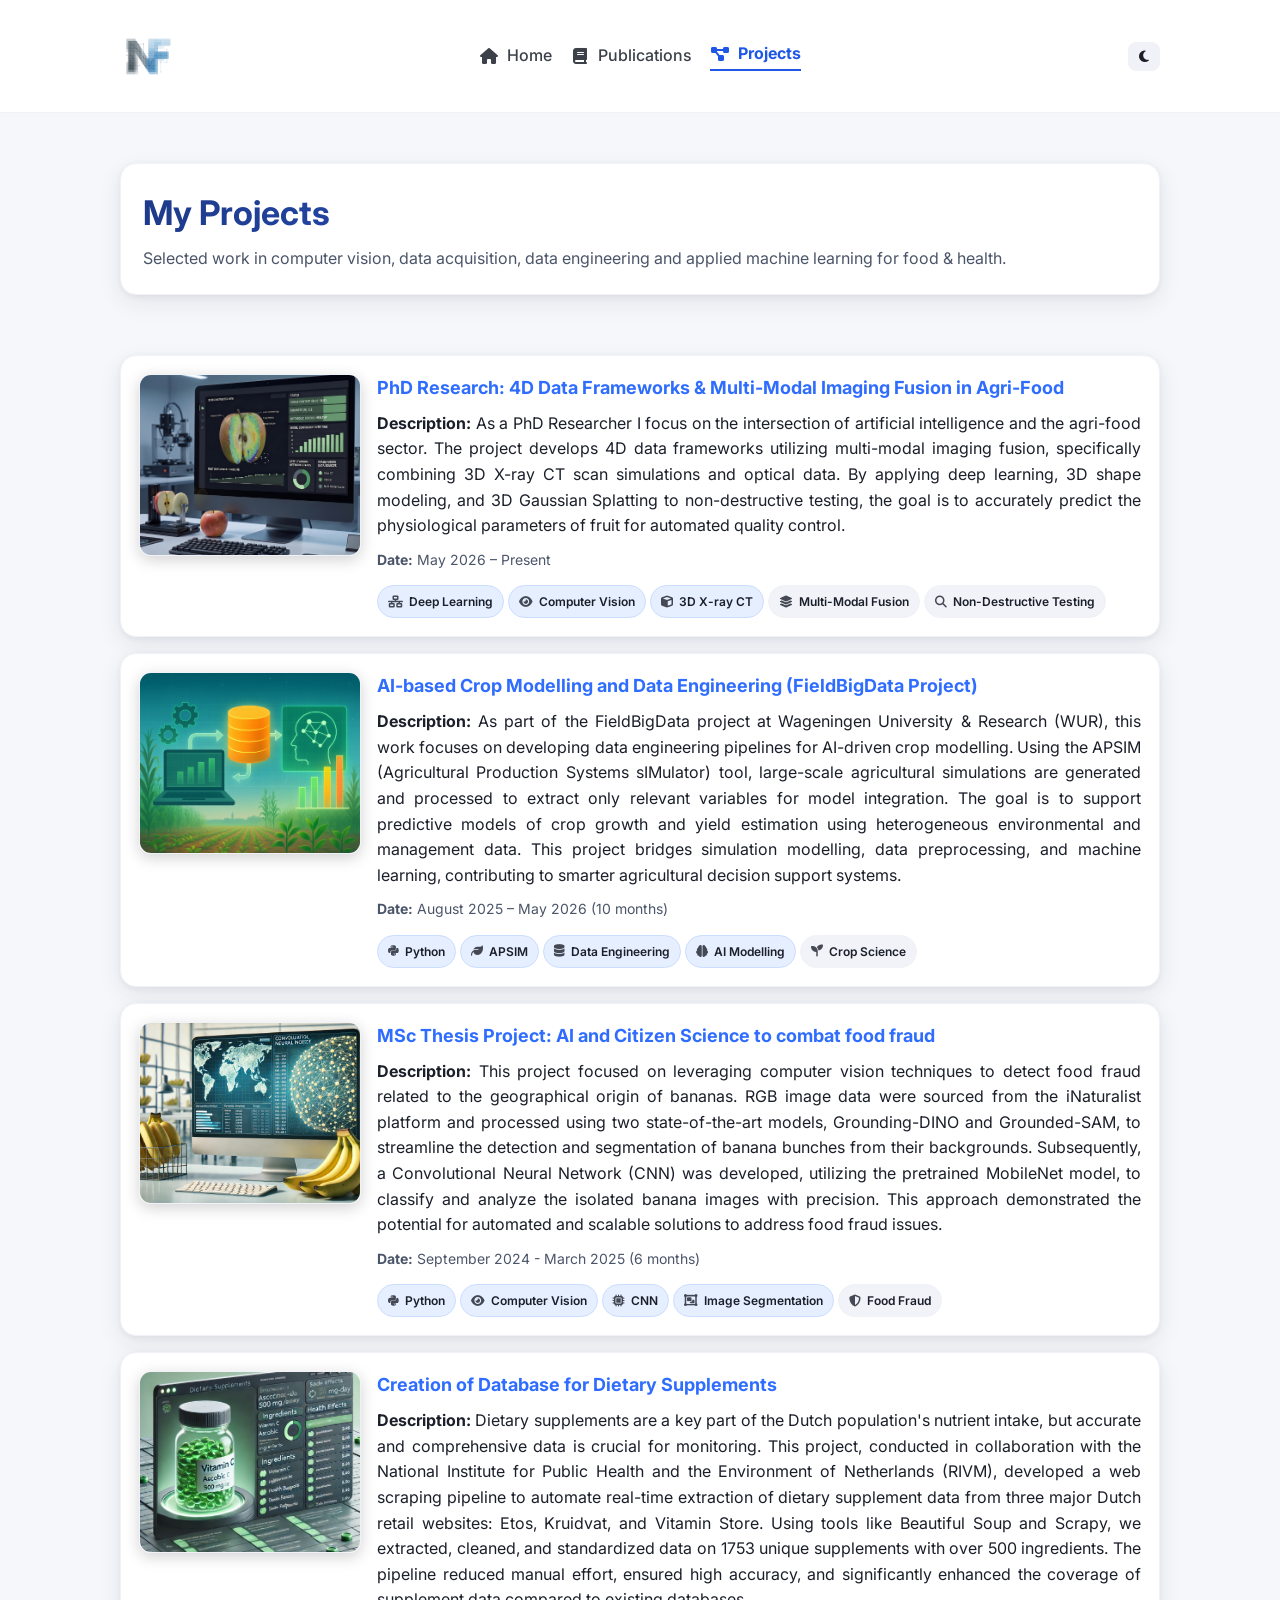
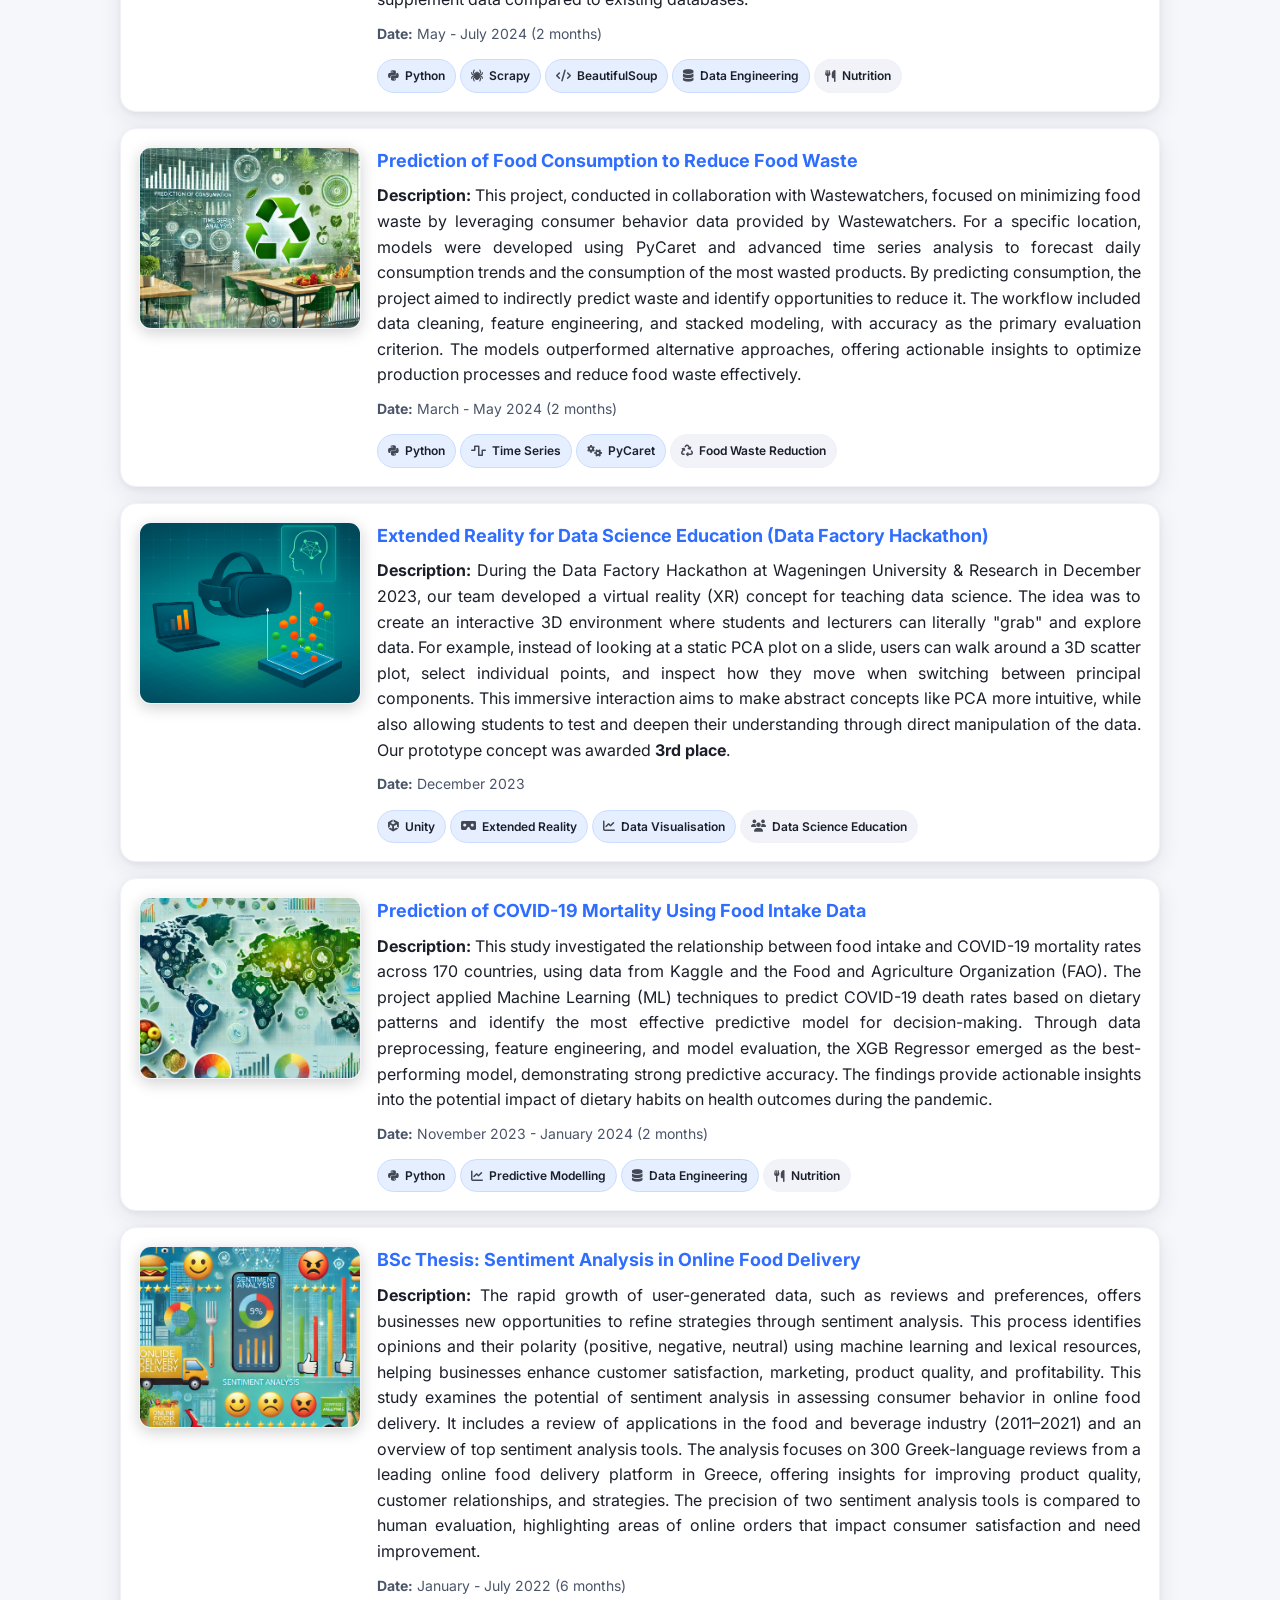
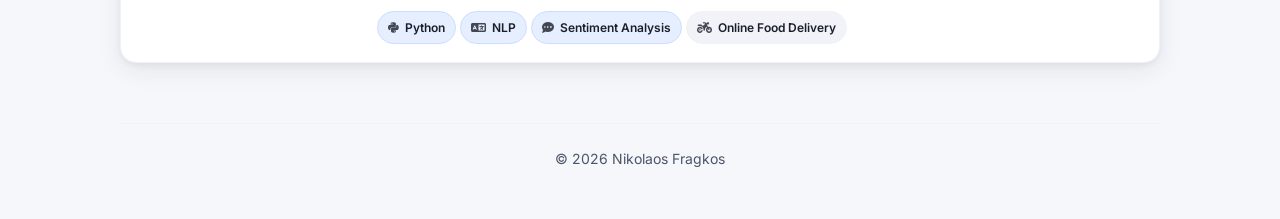
<file: projects.html>
<!DOCTYPE html>
<html lang="en">
<head>
  <meta charset="UTF-8" />
  <meta name="viewport" content="width=device-width, initial-scale=1" />
  <title>Projects — Nikolaos Fragkos</title>
  <link href="https://fonts.googleapis.com/css2?family=Inter:wght@400;500;600;700&display=swap" rel="stylesheet" />
  
  <script>
    (function () {
      if (localStorage.getItem('theme') === 'dark') {
        document.documentElement.classList.add('dark-init');
      }
    })();
  </script>
  <link rel="stylesheet" href="https://cdnjs.cloudflare.com/ajax/libs/font-awesome/6.5.2/css/all.min.css" crossorigin="anonymous" />
  <link rel="stylesheet" href="assets/css/common.css" />
  <link rel="stylesheet" href="assets/css/projects.css" />

  <style>
        @media (max-width: 800px) {
      .nav-center a.active {
        border-bottom: none;
        padding-bottom: 0;
      }
    }
    /* Page title gradient */
    .page-title {
      background: linear-gradient(90deg, #1e3a8a 0%, #2f6dff 100%);
      -webkit-background-clip: text;
      -webkit-text-fill-color: transparent;
      background-clip: text;
    }

    /* Active nav */
    .nav-center a.active {
      color: var(--brand-strong);
      opacity: 1;
      font-weight: 700;
      border-bottom: 2px solid var(--brand-strong);
      padding-bottom: 2px;
    }
  </style>
</head>
<body>
  <header class="site-header">
    <div class="container nav">
      <div class="nav-logo">
        <img src="assets/logos/Logo_2_trans.png" alt="Logo" class="nav-logo-img" loading="eager" decoding="async" fetchpriority="high">
      </div>
      <div class="nav-center">
        <a href="index.html"><i class="fa-solid fa-house"></i> Home</a>
        <a href="publications.html"><i class="fa-solid fa-book"></i> Publications</a>
        <a href="projects.html" class="active"><i class="fa-solid fa-diagram-project"></i> Projects</a>
      </div>
      <button class="btn-toggle" id="toggleTheme"><i class="fa-solid fa-moon"></i></button>
    </div>
  </header>

  <main class="container">
    <section class="page-head">
      <div class="title-card">
        <h1 class="page-title">My Projects</h1>
        <p class="page-sub">Selected work in computer vision, data acquisition, data engineering and applied machine learning for food & health.</p>
      </div>
    </section>

    <div id="active-chips" class="active-chips"></div>

    <section class="projects">

    <article class="project-card" data-tags="deep-learning cv 3d-xray multi-modal non-destructive">
        <img alt="PhD Project: 4D data frameworks and multi-modal imaging fusion" src="assets/images/phd_project_img.jpg">
        <div>
          <h3 class="project-title">PhD Research: 4D Data Frameworks & Multi-Modal Imaging Fusion in Agri-Food</h3>
          <p class="project-desc"><strong>Description:</strong> As a PhD Researcher I focus on the intersection of artificial intelligence and the agri-food sector. The project develops 4D data frameworks utilizing multi-modal imaging fusion, specifically combining 3D X-ray CT scan simulations and optical data. By applying deep learning, 3D shape modeling, and 3D Gaussian Splatting to non-destructive testing, the goal is to accurately predict the physiological parameters of fruit for automated quality control.</p>
          <p class="project-date"><strong>Date:</strong> May 2026 – Present</p>
          <div class="chips">
            <span class="chip chip-tech" data-filter="deep-learning"><i class="fa-solid fa-network-wired"></i>Deep Learning</span>
            <span class="chip chip-tech" data-filter="cv"><i class="fa-solid fa-eye"></i>Computer Vision</span>
            <span class="chip chip-tech" data-filter="3d-xray"><i class="fa-solid fa-cube"></i>3D X-ray CT</span>
            <span class="chip chip-domain" data-filter="multi-modal"><i class="fa-solid fa-layer-group"></i>Multi-Modal Fusion</span>
            <span class="chip chip-domain" data-filter="non-destructive"><i class="fa-solid fa-magnifying-glass"></i>Non-Destructive Testing</span>
          </div>
        </div>
      </article>
      
      <article class="project-card" data-tags="python apsim data-eng ai crop">
        <img src="assets/images/data_eng_img.png" alt="AI-based crop modelling project image" />
        <div>
          <h3 class="project-title">AI-based Crop Modelling and Data Engineering (FieldBigData Project)</h3>
          <p class="project-desc"><strong>Description:</strong> As part of the FieldBigData project at Wageningen University & Research (WUR), this work focuses on developing data engineering pipelines for AI-driven crop modelling. Using the APSIM (Agricultural Production Systems sIMulator) tool, large-scale agricultural simulations are generated and processed to extract only relevant variables for model integration. The goal is to support predictive models of crop growth and yield estimation using heterogeneous environmental and management data. This project bridges simulation modelling, data preprocessing, and machine learning, contributing to smarter agricultural decision support systems.</p>
          <p class="project-date"><strong>Date:</strong> August 2025 – May 2026 (10 months)</p>
          <div class="chips">
            <span class="chip chip-tech" data-filter="python"><i class="fa-brands fa-python"></i>Python</span>
            <span class="chip chip-tech" data-filter="apsim"><i class="fa-solid fa-leaf"></i>APSIM</span>
            <span class="chip chip-tech" data-filter="data-eng"><i class="fa-solid fa-database"></i>Data Engineering</span>
            <span class="chip chip-tech" data-filter="ai"><i class="fa-solid fa-brain"></i>AI Modelling</span>
            <span class="chip chip-domain" data-filter="crop"><i class="fa-solid fa-seedling"></i>Crop Science</span>
          </div>
        </div>
      </article>

      <article class="project-card" data-tags="python cnn img-segm fraud">
        <img src="assets/images/thesis_img.jpg" alt="MSc Thesis Project image" />
        <div>
          <h3 class="project-title">MSc Thesis Project: AI and Citizen Science to combat food fraud</h3>
          <p class="project-desc"><strong>Description:</strong> This project focused on leveraging computer vision techniques to detect food fraud related to the geographical origin of bananas. RGB image data were sourced from the iNaturalist platform and processed using two state-of-the-art models, Grounding-DINO and Grounded-SAM, to streamline the detection and segmentation of banana bunches from their backgrounds. Subsequently, a Convolutional Neural Network (CNN) was developed, utilizing the pretrained MobileNet model, to classify and analyze the isolated banana images with precision. This approach demonstrated the potential for automated and scalable solutions to address food fraud issues.</p>
          <p class="project-date"><strong>Date:</strong> September 2024 - March 2025 (6 months)</p>
          <div class="chips">
            <span class="chip chip-tech" data-filter="python"><i class="fa-brands fa-python"></i>Python</span>
            <span class="chip chip-tech" data-filter="cv"><i class="fa-solid fa-eye"></i>Computer Vision</span>
            <span class="chip chip-tech" data-filter="cnn"><i class="fa-solid fa-microchip"></i>CNN</span>
            <span class="chip chip-tech" data-filter="img-segm"><i class="fa-solid fa-object-group"></i>Image Segmentation</span>
            <span class="chip chip-domain" data-filter="fraud"><i class="fa-solid fa-shield-halved"></i>Food Fraud</span>
          </div>
        </div>
      </article>

      <article class="project-card" data-tags="python scraping scrapy beautifulsoup data-eng nutrition">
        <img src="assets/images/supl_db_img.jpg" alt="Dietary supplements database project image" />
        <div>
          <h3 class="project-title">Creation of Database for Dietary Supplements</h3>
          <p class="project-desc"><strong>Description:</strong> Dietary supplements are a key part of the Dutch population's nutrient intake, but accurate and comprehensive data is crucial for monitoring. This project, conducted in collaboration with the National Institute for Public Health and the Environment of Netherlands (RIVM), developed a web scraping pipeline to automate real-time extraction of dietary supplement data from three major Dutch retail websites: Etos, Kruidvat, and Vitamin Store. Using tools like Beautiful Soup and Scrapy, we extracted, cleaned, and standardized data on 1753 unique supplements with over 500 ingredients. The pipeline reduced manual effort, ensured high accuracy, and significantly enhanced the coverage of supplement data compared to existing databases.</p>
          <p class="project-date"><strong>Date:</strong> May - July 2024 (2 months)</p>
          <div class="chips">
            <span class="chip chip-tech" data-filter="python"><i class="fa-brands fa-python"></i>Python</span>
            <span class="chip chip-tech" data-filter="scrapy"><i class="fa-solid fa-spider"></i>Scrapy</span>
            <span class="chip chip-tech" data-filter="beautifulsoup"><i class="fa-solid fa-code"></i>BeautifulSoup</span>
            <span class="chip chip-tech" data-filter="data-eng"><i class="fa-solid fa-database"></i>Data Engineering</span>
            <span class="chip chip-domain" data-filter="nutrition"><i class="fa-solid fa-utensils"></i>Nutrition</span>
          </div>
        </div>
      </article>

      <article class="project-card" data-tags="python timeseries pycaret waste food">
        <img src="assets/images/waste_img.jpg" alt="Food consumption prediction project image" />
        <div>
          <h3 class="project-title">Prediction of Food Consumption to Reduce Food Waste</h3>
          <p class="project-desc"><strong>Description:</strong> This project, conducted in collaboration with Wastewatchers, focused on minimizing food waste by leveraging consumer behavior data provided by Wastewatchers. For a specific location, models were developed using PyCaret and advanced time series analysis to forecast daily consumption trends and the consumption of the most wasted products. By predicting consumption, the project aimed to indirectly predict waste and identify opportunities to reduce it. The workflow included data cleaning, feature engineering, and stacked modeling, with accuracy as the primary evaluation criterion. The models outperformed alternative approaches, offering actionable insights to optimize production processes and reduce food waste effectively.</p>
          <p class="project-date"><strong>Date:</strong> March - May 2024 (2 months)</p>
          <div class="chips">
            <span class="chip chip-tech" data-filter="python"><i class="fa-brands fa-python"></i>Python</span>
            <span class="chip chip-tech" data-filter="timeseries"><i class="fa-solid fa-wave-square"></i>Time Series</span>
            <span class="chip chip-tech" data-filter="pycaret"><i class="fa-solid fa-gears"></i>PyCaret</span>
            <span class="chip chip-domain" data-filter="waste"><i class="fa-solid fa-recycle"></i>Food Waste Reduction</span>
          </div>
        </div>
      </article>

      <article class="project-card" data-tags="xr unity data-viz education">
        <img src="assets/images/xr_ds_hackathon.png" alt="Extended reality and data science in education project image" />
        <div>
          <h3 class="project-title">Extended Reality for Data Science Education (Data Factory Hackathon)</h3>
          <p class="project-desc"><strong>Description:</strong> During the Data Factory Hackathon at Wageningen University &amp; Research in December 2023, our team developed a virtual reality (XR) concept for teaching data science. The idea was to create an interactive 3D environment where students and lecturers can literally "grab" and explore data. For example, instead of looking at a static PCA plot on a slide, users can walk around a 3D scatter plot, select individual points, and inspect how they move when switching between principal components. This immersive interaction aims to make abstract concepts like PCA more intuitive, while also allowing students to test and deepen their understanding through direct manipulation of the data. Our prototype concept was awarded <strong>3rd place</strong>.</p>
          <p class="project-date"><strong>Date:</strong> December 2023</p>
          <div class="chips">
            <span class="chip chip-tech" data-filter="unity"><i class="fa-brands fa-unity"></i>Unity</span>
            <span class="chip chip-tech" data-filter="xr"><i class="fa-solid fa-vr-cardboard"></i>Extended Reality</span>
            <span class="chip chip-tech" data-filter="data-viz"><i class="fa-solid fa-chart-line"></i>Data Visualisation</span>
            <span class="chip chip-domain" data-filter="education"><i class="fa-solid fa-users"></i>Data Science Education</span>
          </div>
        </div>
      </article>

      <article class="project-card" data-tags="python dashboard covid viz time-series">
        <img src="assets/images/covid_img.jpg" alt="COVID-19 mortality prediction project image" />
        <div>
          <h3 class="project-title">Prediction of COVID-19 Mortality Using Food Intake Data</h3>
          <p class="project-desc"><strong>Description:</strong> This study investigated the relationship between food intake and COVID-19 mortality rates across 170 countries, using data from Kaggle and the Food and Agriculture Organization (FAO). The project applied Machine Learning (ML) techniques to predict COVID-19 death rates based on dietary patterns and identify the most effective predictive model for decision-making. Through data preprocessing, feature engineering, and model evaluation, the XGB Regressor emerged as the best-performing model, demonstrating strong predictive accuracy. The findings provide actionable insights into the potential impact of dietary habits on health outcomes during the pandemic.</p>
          <p class="project-date"><strong>Date:</strong> November 2023 - January 2024 (2 months)</p>
          <div class="chips">
            <span class="chip chip-tech" data-filter="python"><i class="fa-brands fa-python"></i>Python</span>
            <span class="chip chip-tech" data-filter="modelling"><i class="fa-solid fa-chart-line"></i>Predictive Modelling</span>
            <span class="chip chip-tech" data-filter="data-eng"><i class="fa-solid fa-database"></i>Data Engineering</span>
            <span class="chip chip-domain" data-filter="nutrition"><i class="fa-solid fa-utensils"></i>Nutrition</span>
          </div>
        </div>
      </article>

      <article class="project-card" data-tags="python nlp sentiment food-delivery">
        <img src="assets/images/bsc_thesis_img.jpg" alt="BSc Thesis project image" />
        <div>
          <h3 class="project-title">BSc Thesis: Sentiment Analysis in Online Food Delivery</h3>
          <p class="project-desc"><strong>Description:</strong> The rapid growth of user-generated data, such as reviews and preferences, offers businesses new opportunities to refine strategies through sentiment analysis. This process identifies opinions and their polarity (positive, negative, neutral) using machine learning and lexical resources, helping businesses enhance customer satisfaction, marketing, product quality, and profitability. This study examines the potential of sentiment analysis in assessing consumer behavior in online food delivery. It includes a review of applications in the food and beverage industry (2011–2021) and an overview of top sentiment analysis tools. The analysis focuses on 300 Greek-language reviews from a leading online food delivery platform in Greece, offering insights for improving product quality, customer relationships, and strategies. The precision of two sentiment analysis tools is compared to human evaluation, highlighting areas of online orders that impact consumer satisfaction and need improvement.</p>
          <p class="project-date"><strong>Date:</strong> January - July 2022 (6 months)</p>
          <div class="chips">
            <span class="chip chip-tech" data-filter="python"><i class="fa-brands fa-python"></i>Python</span>
            <span class="chip chip-tech" data-filter="nlp"><i class="fa-solid fa-language"></i>NLP</span>
            <span class="chip chip-tech" data-filter="sentiment"><i class="fa-solid fa-comment-dots"></i>Sentiment Analysis</span>
            <span class="chip chip-domain" data-filter="food-delivery"><i class="fa-solid fa-motorcycle"></i>Online Food Delivery</span>
          </div>
        </div>
      </article>
    </section>

    <footer class="site-footer">© <span id="y"></span> Nikolaos Fragkos</footer>
  </main>

  <script>
    document.addEventListener('DOMContentLoaded', () => {
      const hadDark = document.documentElement.classList.contains('dark-init');
      if (hadDark) document.body.classList.add('dark-mode');

      const toggleBtn = document.getElementById('toggleTheme');
      if (!toggleBtn) return;

      const icon = toggleBtn.querySelector('i');
      if (document.body.classList.contains('dark-mode')) {
        icon.classList.replace('fa-moon', 'fa-sun');
      } else {
        icon.classList.replace('fa-sun', 'fa-moon');
      }

      toggleBtn.addEventListener('click', () => {
        const goingDark = !document.body.classList.contains('dark-mode');
        document.body.classList.toggle('dark-mode', goingDark);
        localStorage.setItem('theme', goingDark ? 'dark' : 'light');
        document.documentElement.classList.toggle('dark-init', goingDark);
        const i = toggleBtn.querySelector('i');
        if (goingDark) { i.classList.replace('fa-moon', 'fa-sun'); }
        else { i.classList.replace('fa-sun', 'fa-moon'); }
      });
    });

    window.addEventListener('DOMContentLoaded', () => {
      document.body.classList.add('fade-in');
    });

    document.querySelectorAll('a[href]').forEach(link => {
      const url = link.getAttribute('href');
      if (!url.startsWith('#') && !url.startsWith('mailto') && !url.startsWith('tel') && link.target !== '_blank') {
        link.addEventListener('click', (e) => {
          e.preventDefault();
          document.body.classList.remove('fade-in');
          setTimeout(() => { window.location.href = url; }, 250);
        });
      }
    });

    document.getElementById('y').textContent = new Date().getFullYear();
  </script>

  <script>
    (function () {
      const cards = document.querySelectorAll(".project-card");
      const allChips = document.querySelectorAll(".chip[data-filter]");
      const activeArea = document.getElementById("active-chips");
      const activeFilters = new Set();

      function updateUI() {
        activeArea.innerHTML = "";
        if (activeFilters.size > 0) {
          const label = document.createElement("span");
          label.className = "active-chips-label";
          label.textContent = "Matching all:";
          activeArea.appendChild(label);
        }
        activeFilters.forEach(filterName => {
          const templateChip = document.querySelector(`.chip[data-filter="${filterName}"]`);
          if (templateChip) {
            const clone = templateChip.cloneNode(true);
            clone.classList.add("active-filter");
            clone.style.cursor = "pointer";
            clone.addEventListener("click", (e) => { e.stopPropagation(); toggleFilter(filterName); });
            activeArea.appendChild(clone);
          }
        });
        allChips.forEach(chip => {
          if (activeFilters.has(chip.dataset.filter)) {
            chip.classList.add("active-filter");
          } else {
            chip.classList.remove("active-filter");
          }
        });
        cards.forEach(card => {
          if (activeFilters.size === 0) { card.style.display = "grid"; return; }
          const cardTags = (card.dataset.tags || "").toLowerCase().split(/\s+/);
          const isMatch = Array.from(activeFilters).every(filter => cardTags.includes(filter));
          card.style.display = isMatch ? "grid" : "none";
        });
      }

      function toggleFilter(filterName) {
        if (activeFilters.has(filterName)) { activeFilters.delete(filterName); }
        else { activeFilters.add(filterName); }
        updateUI();
      }

      allChips.forEach(chip => {
        chip.addEventListener("click", (e) => {
          e.stopPropagation();
          toggleFilter(chip.dataset.filter);
        });
      });

      updateUI();
    })();
  </script>
</body>
</html>
</file>
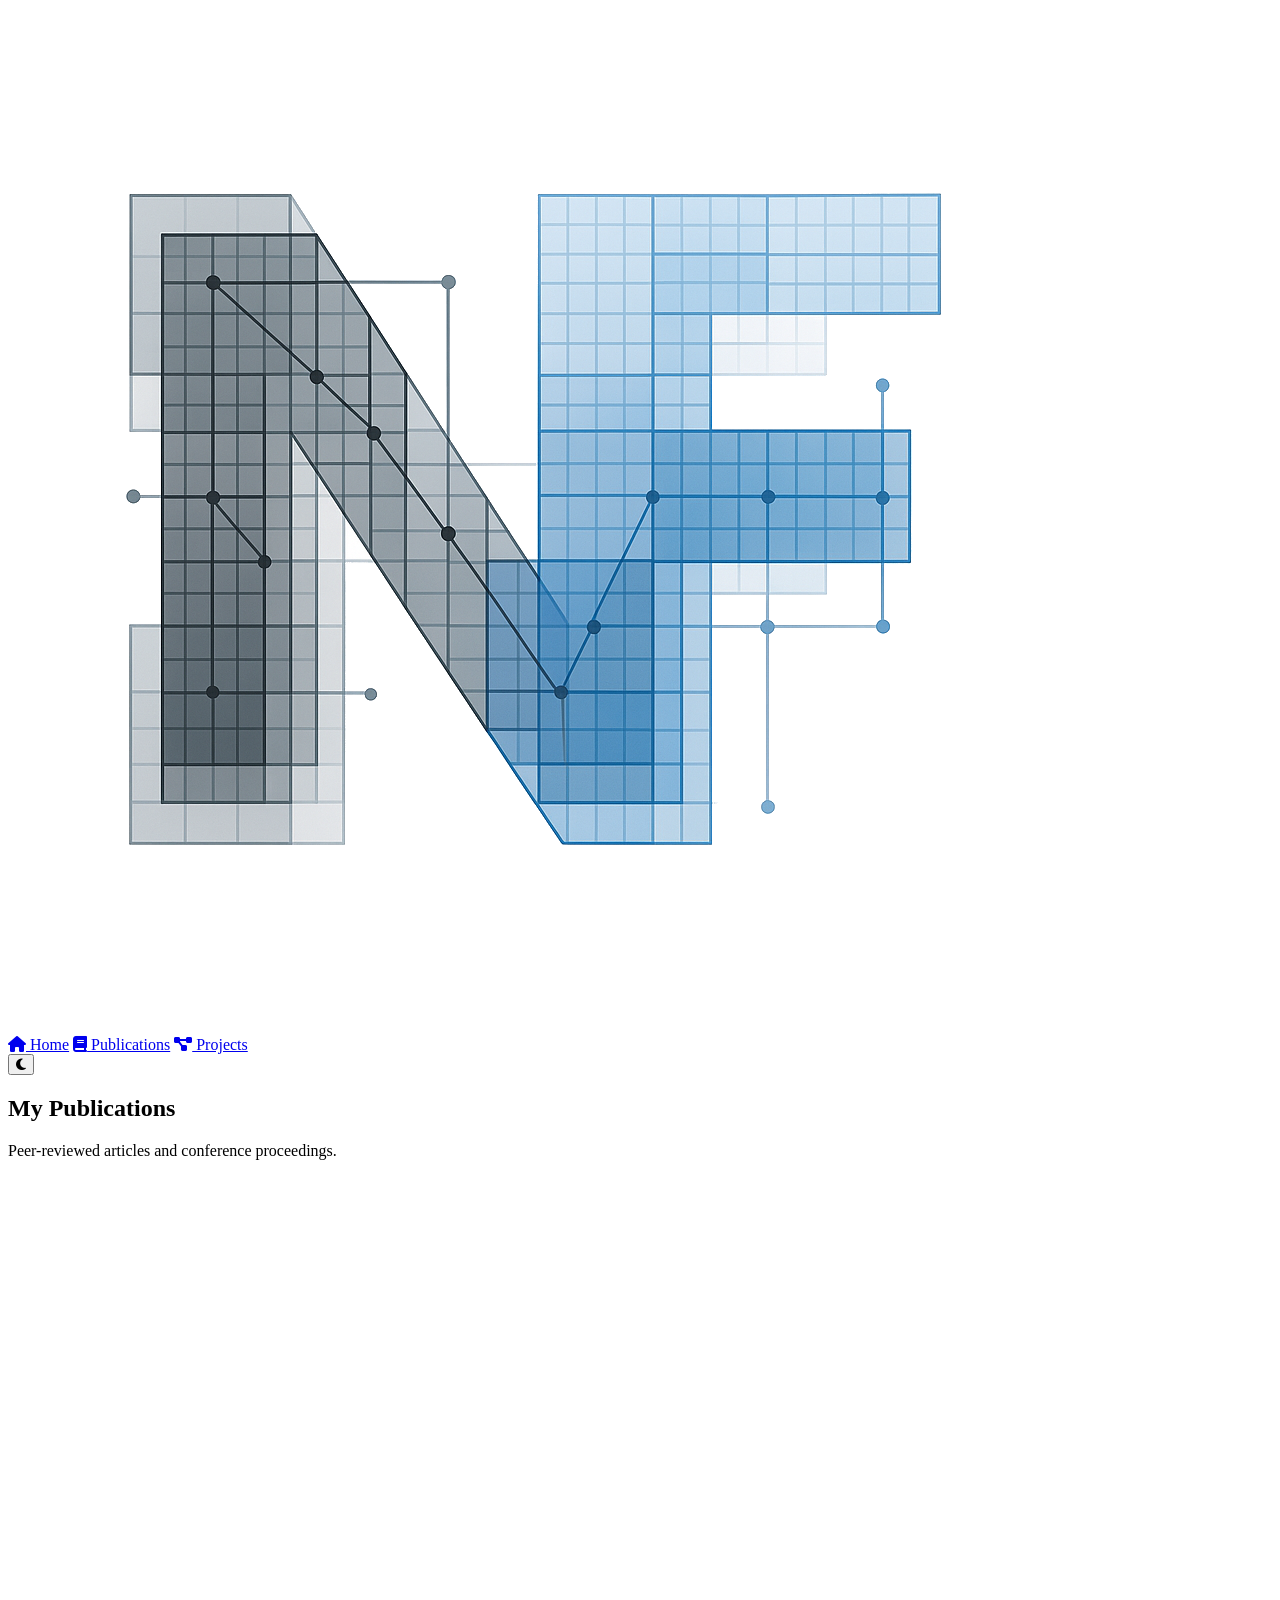
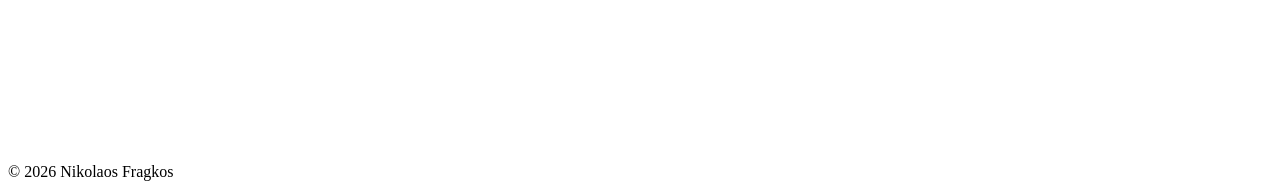
<file: publications .html>
<!DOCTYPE html>
<html lang="en">


<head>
  <link rel="icon" type="image/png" href="assets/logos/Logo_2.png" />
  <meta charset="UTF-8" />
  <meta name="viewport" content="width=device-width, initial-scale=1" />
  <title>Publications — Nikolaos Fragkos</title>
  <link href="https://fonts.googleapis.com/css2?family=Inter:wght@400;500;600;700&display=swap" rel="stylesheet" />
  <link rel="stylesheet" href="https://cdnjs.cloudflare.com/ajax/libs/font-awesome/6.5.2/css/all.min.css" crossorigin="anonymous" />
  <script>
    (function () {
      if (localStorage.getItem('theme') === 'dark') {
        // Use an early flag on <html> so CSS variables switch before paint
        document.documentElement.classList.add('dark-init');
      }
    })();
  </script>
  <link rel="stylesheet" href="assets/css/publications.css" />
</head>
<body>
  <!-- Header / Nav -->
  <header class="site-header">
    <div class="container nav">
      <div class="nav-logo">
        <img src="assets/logos/Logo_2_trans.png" alt="Logo" class="nav-logo-img" loading="eager" decoding="async" fetchpriority="high">
      </div>
      <div class="nav-center">
        <a href="index.html"><i class="fa-solid fa-house"></i> Home</a>
        <a href="publications.html"><i class="fa-solid fa-book"></i> Publications</a>
        <a href="projects.html"><i class="fa-solid fa-diagram-project"></i> Projects</a>
        <!-- <a href="cv.html"><i class="fa-solid fa-file-lines"></i> CV</a> -->
      </div>
      <button class="btn-toggle" id="toggleTheme"><i class="fa-solid fa-moon"></i></button>
    </div>
  </header>


  <main class="container">
    <!-- Title block -->
    <section class="page-head">
      <div class="title-card">
        <h1 class="page-title">My Publications</h1>
        <p class="page-sub">Peer-reviewed articles and conference proceedings.</p>
      </div>
    </section>

    <!-- Publications list block -->
    <section class="card pubs-card">
      <!-- 2025 -->
      <div class="pub-year" id="y2026">
        <h3><i class="fa-solid fa-calendar"></i> 2026</h3>
        <ul class="pub-list">


          <li class="pub-card">
            <h4 class="pub-title">
              Food Origin Authenticity Using Deep Learning and Citizen Science: Bananas Case Study
            </h4>
            <p class="pub-meta">
              Fragkos, N.; Bouzembrak, Y.; Erasmus, S.; Soares, F. —
              <span class="pub-venue">Foods</span> 
            </p>
            <div class="pub-actions">
              <a href="#" class="disabled" title="Under Review - No Link">
                <i class="fa-solid fa-hourglass-half"></i> Accepted
              </a>
            </div>
          </li>
          
          <li class="pub-card">
            <h4 class="pub-title">
              The Role of AI in Combating Food Fraud: A Systematic Literature Review
            </h4>
            <p class="pub-meta">
              Fragkos, N.; Bouzembrak, Y.; Erasmus, S. — 
              <span class="pub-venue">Critical Reviews in Food Science and Nutrition, 1–19.</span> 
            </p>
            <div class="pub-actions">
              <a href="https://doi.org/10.1080/10408398.2026.2654710" target="_blank" rel="noopener">
                <i class="fa-solid fa-link"></i> DOI
              </a>
            </div>

          </li>
          

        </ul>
      </div>

      <!-- 2024 -->
      <div class="pub-year" id="y2024">
        <h3><i class="fa-solid fa-calendar"></i> 2024</h3>
        <ul class="pub-list">
          <li class="pub-card">
            <h4 class="pub-title">
              A Sentiment Analysis Approach for Exploring Customer Reviews of Online Food Delivery Services: A Greek Case
            </h4>
            <p class="pub-meta">
              Fragkos, N.; Liapakis, A.; Ntaliani, M.; Ntalianis, F.; Costopoulou, C. —
              <span class="pub-venue">Digital</span>, 4, 698–709 (2024)
            </p>
            <div class="pub-actions">
              <a href="https://doi.org/10.3390/digital4030035" target="_blank" rel="noopener">
                <i class="fa-solid fa-link"></i> DOI
              </a>
              <!-- If you have a PDF, add it here -->
              <!-- <a href="paper.pdf" target="_blank" rel="noopener"><i class="fa-solid fa-file-pdf"></i> PDF</a> -->
              <!-- If you have code/data -->
              <!-- <a href="https://github.com/..." target="_blank" rel="noopener"><i class="fa-solid fa-code"></i> Code</a> -->
            </div>
          </li>
        </ul>
      </div>

      <!-- 2022 -->
      <div class="pub-year" id="y2022">
        <h3><i class="fa-solid fa-calendar"></i> 2022</h3>
        <ul class="pub-list">
          <li class="pub-card">
            <h4 class="pub-title">
              Sentiment Analysis in Online Food Delivery: A Greek Case Study
            </h4>
            <p class="pub-meta">
              Fragkos, N.; Liapakis, A.; Costopoulou, C.; Ntaliani, M. —
              <span class="pub-venue">Proceedings of HAICTA 2022</span>
            </p>
            <div class="pub-actions">
              <a href="https://ceur-ws.org/Vol-3293/paper7.pdf" target="_blank" rel="noopener">
                <i class="fa-solid fa-link"></i> DOI
              </a>
            </div>
          </li>
        </ul>
      </div>
    </section>


    <footer class="site-footer">© <span id="y"></span> Nikolaos Fragkos</footer>
  </main>

  <script>
    // On load, if we pre-flagged dark, also set body class & icon
    document.addEventListener('DOMContentLoaded', () => {
      const hadDark = document.documentElement.classList.contains('dark-init');
      if (hadDark) document.body.classList.add('dark-mode');

      const toggleBtn = document.getElementById('toggleTheme');
      if (!toggleBtn) return;

      // Sync icon on initial paint
      const icon = toggleBtn.querySelector('i');
      if (document.body.classList.contains('dark-mode')) {
        icon.classList.replace('fa-moon','fa-sun');
      } else {
        icon.classList.replace('fa-sun','fa-moon');
      }

      // Toggle + persist
      toggleBtn.addEventListener('click', () => {
        const goingDark = !document.body.classList.contains('dark-mode');
        document.body.classList.toggle('dark-mode', goingDark);
        localStorage.setItem('theme', goingDark ? 'dark' : 'light');

        // Keep <html> flag in sync for the next navigation
        document.documentElement.classList.toggle('dark-init', goingDark);

        // Update icon
        const i = toggleBtn.querySelector('i');
        if (goingDark) { i.classList.replace('fa-moon','fa-sun'); }
        else { i.classList.replace('fa-sun','fa-moon'); }

        // If you use Vanta on this page, re-init for new colors
        if (typeof initVanta === 'function') setTimeout(initVanta, 0);
      });
    });
  </script>
  <script>
    (function(){
      const cards = document.querySelectorAll('.pub-card');
      if ('IntersectionObserver' in window) {
        const io = new IntersectionObserver((entries) => {
          entries.forEach(e => { if (e.isIntersecting) e.target.classList.add('is-visible'); });
        }, { threshold: 0.12 });
        cards.forEach(c => io.observe(c));
      } else {
        cards.forEach(c => c.classList.add('is-visible'));
      }
    })();
  </script>
  <script>
      // Fade in when the page loads
      window.addEventListener('DOMContentLoaded', () => {
        document.body.classList.add('fade-in');
      });

      // Fade out smoothly when navigating away
      document.querySelectorAll('a[href]').forEach(link => {
        const url = link.getAttribute('href');
        if (!url.startsWith('#') && !url.startsWith('mailto') && !url.startsWith('tel')) {
          link.addEventListener('click', (e) => {
            e.preventDefault();
            document.body.classList.remove('fade-in');
            setTimeout(() => { window.location.href = url; }, 250);
          });
        }
      });
    </script>
    <script>
      document.getElementById('y').textContent = new Date().getFullYear();
    </script>

</body>
</html>
</file>
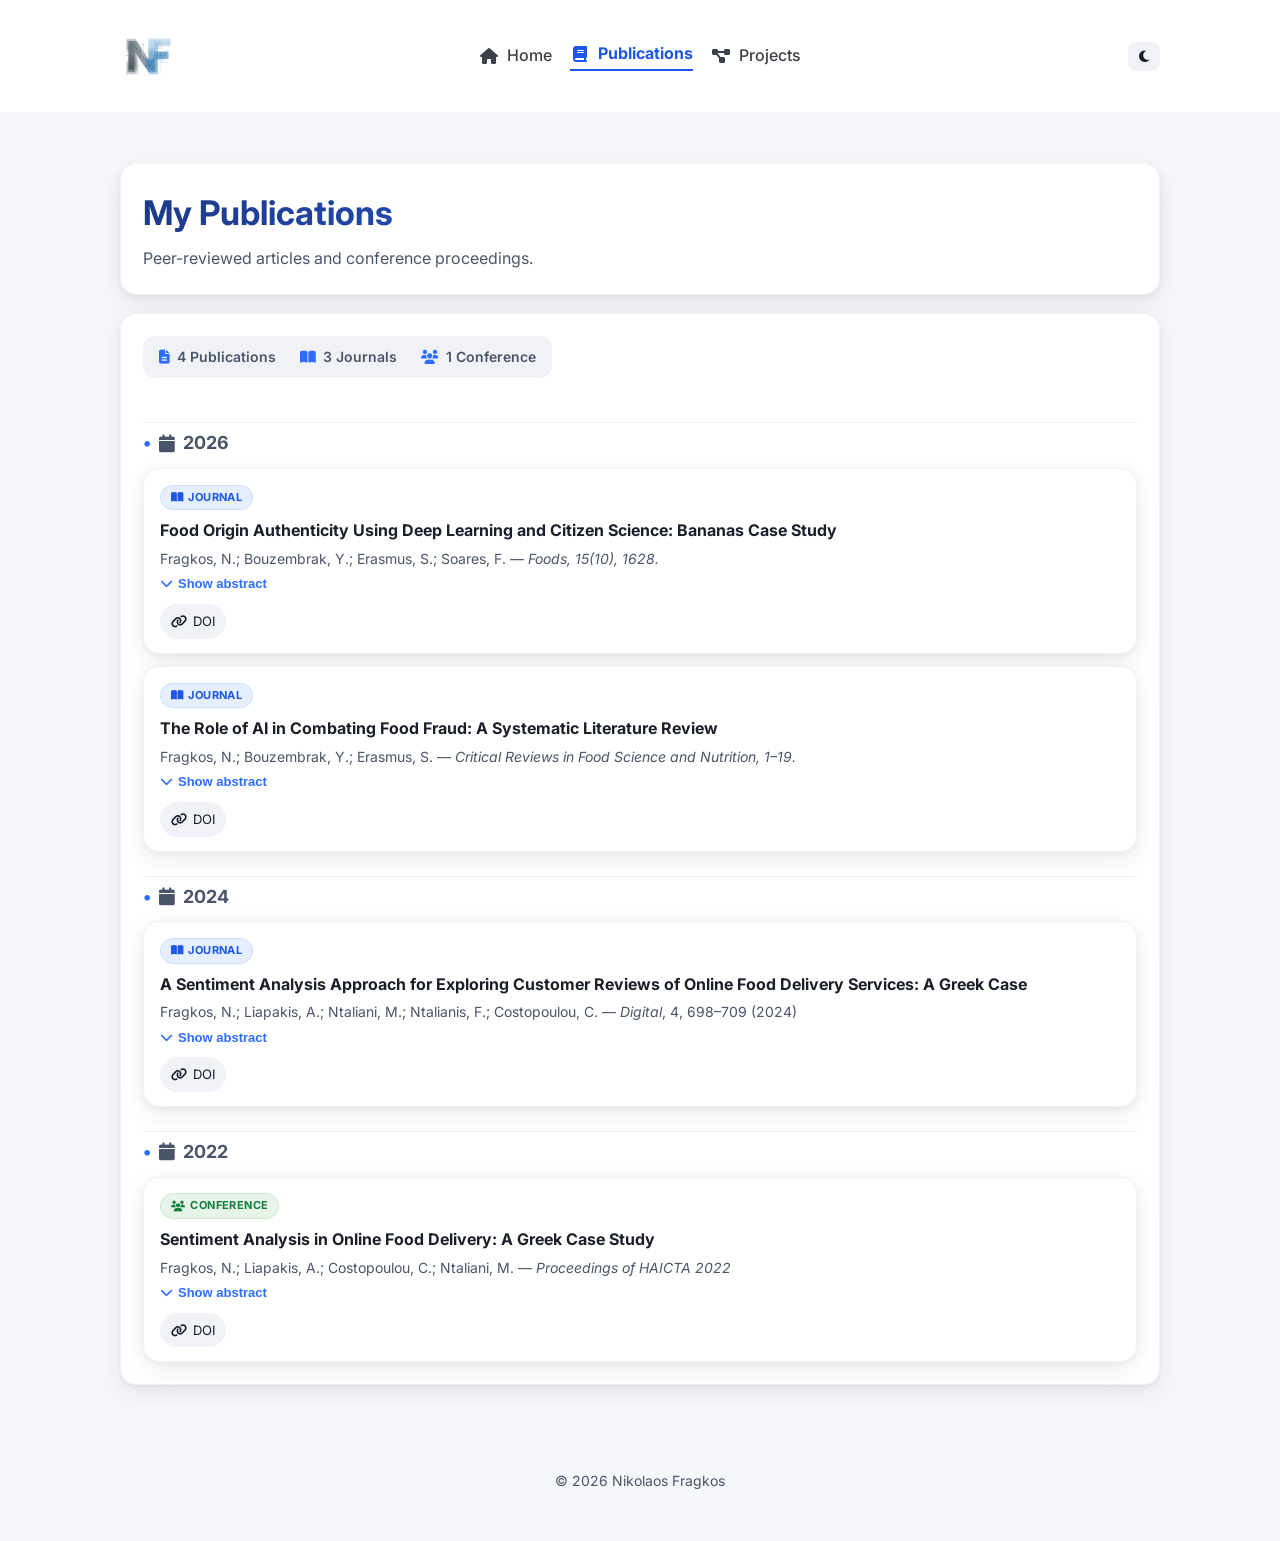
<file: publications.html>
<!DOCTYPE html>
<html lang="en">
<head>
  <link rel="icon" type="image/png" href="assets/logos/Logo_2.png" />
  <meta charset="UTF-8" />
  <meta name="viewport" content="width=device-width, initial-scale=1" />
  <title>Publications — Nikolaos Fragkos</title>
  <link href="https://fonts.googleapis.com/css2?family=Inter:wght@400;500;600;700&display=swap" rel="stylesheet" />
  <link rel="stylesheet" href="https://cdnjs.cloudflare.com/ajax/libs/font-awesome/6.5.2/css/all.min.css" crossorigin="anonymous" />
  <script>
    (function () {
      if (localStorage.getItem('theme') === 'dark') {
        document.documentElement.classList.add('dark-init');
      }
    })();
  </script>
  <link rel="stylesheet" href="assets/css/common.css" />
  <link rel="stylesheet" href="assets/css/publications.css" />

  <style>
        @media (max-width: 800px) {
      .nav-center a.active {
        border-bottom: none;
        padding-bottom: 0;
      }
      .pub-stats {
        display: flex;
        gap: 12px;
        font-size: 13px;
      }
      .abstract-body {
        max-width: 100%;
      }
      .pub-badge {
        font-size: 10px;
      }
    }
    /* Page title gradient */
    .page-title {
      background: linear-gradient(90deg, #1e3a8a 0%, #2f6dff 100%);
      -webkit-background-clip: text;
      -webkit-text-fill-color: transparent;
      background-clip: text;
    }

    /* Active nav */
    .nav-center a.active {
      color: var(--brand-strong);
      opacity: 1;
      font-weight: 700;
      border-bottom: 2px solid var(--brand-strong);
      padding-bottom: 2px;
    }

    /* Publication type badge */
    .pub-badge {
      display: inline-flex;
      align-items: center;
      gap: 5px;
      padding: 3px 10px;
      border-radius: 999px;
      font-size: 11px;
      font-weight: 700;
      letter-spacing: 0.4px;
      text-transform: uppercase;
      margin-bottom: 8px;
    }
    .pub-badge.journal {
      background: color-mix(in oklab, #2f6dff 12%, white 88%);
      color: #1e56e6;
      border: 1px solid color-mix(in oklab, #2f6dff 25%, white 75%);
    }
    .pub-badge.conference {
      background: color-mix(in oklab, #16a34a 12%, white 88%);
      color: #15803d;
      border: 1px solid color-mix(in oklab, #16a34a 25%, white 75%);
    }
    body.dark-mode .pub-badge.journal {
      background: color-mix(in oklab, #2f6dff 25%, transparent 75%);
      color: #93c5fd;
      border-color: color-mix(in oklab, #2f6dff 40%, transparent 60%);
    }
    body.dark-mode .pub-badge.conference {
      background: color-mix(in oklab, #16a34a 25%, transparent 75%);
      color: #86efac;
      border-color: color-mix(in oklab, #16a34a 40%, transparent 60%);
    }

    /* Stats bar */
    .pub-stats {
      display: inline-flex;
      gap: 24px;
      flex-wrap: wrap;
      padding: 10px 16px;
      background: var(--soft);
      border-radius: 12px;
      margin-bottom: 20px;
      font-size: 14px;
      font-weight: 600;
      color: var(--muted);
    }
    .pub-stats span { display: flex; align-items: center; gap: 7px; }
    .pub-stats i { color: var(--brand); }

    /* Abstract toggle */
    .abstract-toggle {
      background: none;
      border: none;
      color: var(--brand);
      font-size: 13px;
      font-weight: 600;
      cursor: pointer;
      padding: 0;
      display: inline-flex;
      align-items: center;
      gap: 5px;
      margin-top: 6px;
    }
    .abstract-toggle:hover { text-decoration: underline; }
    .abstract-body {
      display: none;
      margin-top: 10px;
      padding: 10px 12px;
      background: var(--soft);
      border-radius: 10px;
      font-size: 13px;
      color: var(--muted);
      line-height: 1.7;
      border-left: 3px solid var(--brand);
      max-width: 680px;
      text-align: justify;
    }
    .abstract-body.open { display: block; }
  </style>
</head>

<body>
  <header class="site-header">
    <div class="container nav">
      <div class="nav-logo">
        <img src="assets/logos/Logo_2_trans.png" alt="Logo" class="nav-logo-img" loading="eager" decoding="async" fetchpriority="high">
      </div>
      <div class="nav-center">
        <a href="index.html"><i class="fa-solid fa-house"></i> Home</a>
        <a href="publications.html" class="active"><i class="fa-solid fa-book"></i> Publications</a>
        <a href="projects.html"><i class="fa-solid fa-diagram-project"></i> Projects</a>
      </div>
      <button class="btn-toggle" id="toggleTheme"><i class="fa-solid fa-moon"></i></button>
    </div>
  </header>

  <main class="container">
    <section class="page-head">
      <div class="title-card">
        <h1 class="page-title">My Publications</h1>
        <p class="page-sub">Peer-reviewed articles and conference proceedings.</p>
      </div>
    </section>

    <section class="card pubs-card">

      <!-- Stats bar -->
      <div class="pub-stats">
        <span><i class="fa-solid fa-file-lines"></i> 4 Publications</span>
        <span><i class="fa-solid fa-book-open"></i> 3 Journals</span>
        <span><i class="fa-solid fa-users"></i> 1 Conference</span>
      </div>

      <!-- 2026 -->
      <div class="pub-year" id="y2026">
        <h3><i class="fa-solid fa-calendar"></i> 2026</h3>
        <ul class="pub-list">

          <li class="pub-card">
            <span class="pub-badge journal"><i class="fa-solid fa-book-open"></i> Journal</span>
            <h4 class="pub-title">Food Origin Authenticity Using Deep Learning and Citizen Science: Bananas Case Study</h4>
            <p class="pub-meta">
              Fragkos, N.; Bouzembrak, Y.; Erasmus, S.; Soares, F. —
              <span class="pub-venue">Foods, 15(10), 1628.</span>
            </p>
            <button class="abstract-toggle" onclick="toggleAbstract(this)">
              <i class="fa-solid fa-chevron-down"></i> Show abstract
            </button>
            <div class="abstract-body">
              This study introduces an Artificial Intelligence (AI)-based proof-of-concept approach to tackle food fraud by using convolutional neural networks (CNNs) and citizen science-generated imagery to predict the country of origin of Cavendish banana cultivars (Musa spp.). A total of 6000 images were collected from iNaturalist, and a CNN classifier was trained to distinguish bananas sourced from six countries. Transfer learning was leveraged, and among nine pre-trained models tested, MobileNetV1 demonstrated the best trade-off between performance and computational efficiency. Following model fine-tuning, data augmentation was implemented to mitigate class imbalance and ensure a dense feature space. The model achieved an average accuracy of 0.86 with Monte Carlo Cross Validation and 0.77 with a 5-Fold Cross Validation. The final selected model attained a validation accuracy of 0.79. Accordingly, this study should be viewed as a foundational proof-of-concept demonstrating the potential of AI for origin detection at the cultivation stage. While the current evaluation framework reflects an early-stage experimental setting, the findings introduce a promising new dimension for proactive food fraud detection. Moving forward, this pipeline provides a foundation that can be expanded and independently validated.
            </div>
            <div class="pub-actions">
              <a href="https://www.mdpi.com/2304-8158/15/10/1628" target="_blank" rel="noopener">
                <i class="fa-solid fa-link"></i> DOI
              </a>
            </div>
          </li>

          <li class="pub-card">
            <span class="pub-badge journal"><i class="fa-solid fa-book-open"></i> Journal</span>
            <h4 class="pub-title">The Role of AI in Combating Food Fraud: A Systematic Literature Review</h4>
            <p class="pub-meta">
              Fragkos, N.; Bouzembrak, Y.; Erasmus, S. —
              <span class="pub-venue">Critical Reviews in Food Science and Nutrition, 1–19.</span>
            </p>
            <button class="abstract-toggle" onclick="toggleAbstract(this)">
              <i class="fa-solid fa-chevron-down"></i> Show abstract
            </button>
            <div class="abstract-body">
              This study presents a systematic literature review evaluating the current state of artificial intelligence (AI) applications in combating food fraud. Following the Kitchenham framework, 69 primary studies from peer-reviewed journals across four academic databases were identified and analyzed. The aim was to examine the types of fraud detected by AI, the food products involved, the specific AI techniques used, and the performance evaluation metrics utilized. Most of the included studies focused on the detection of adulteration and mislabeling, particularly origin and quality mislabeling, with spices, herbs, meat and dairy being the most frequently investigated food product categories. Machine Learning (ML) and Deep Learning (DL) were the primary approaches utilized, ML was the most dominant, with Support Vector Machines (SVMs) and Convolutional Neural Networks (CNNs) emerging as the most frequently applied algorithms. Regarding the data types, spectral and imaging data were predominantly used, and most models were developed using supervised approaches. Nevertheless, despite strong model performance with data gathered from controlled environments such as labs, issues such as data availability and interpretability remain. The findings underscore the importance of AI applied in food fraud detection and the need to explore underrepresented fraud types and food categories.
            </div>
            <div class="pub-actions">
              <a href="https://doi.org/10.1080/10408398.2026.2654710" target="_blank" rel="noopener">
                <i class="fa-solid fa-link"></i> DOI
              </a>
            </div>
          </li>

        </ul>
      </div>

      <!-- 2024 -->
      <div class="pub-year" id="y2024">
        <h3><i class="fa-solid fa-calendar"></i> 2024</h3>
        <ul class="pub-list">

          <li class="pub-card">
            <span class="pub-badge journal"><i class="fa-solid fa-book-open"></i> Journal</span>
            <h4 class="pub-title">A Sentiment Analysis Approach for Exploring Customer Reviews of Online Food Delivery Services: A Greek Case</h4>
            <p class="pub-meta">
              Fragkos, N.; Liapakis, A.; Ntaliani, M.; Ntalianis, F.; Costopoulou, C. —
              <span class="pub-venue">Digital</span>, 4, 698–709 (2024)
            </p>
            <button class="abstract-toggle" onclick="toggleAbstract(this)">
              <i class="fa-solid fa-chevron-down"></i> Show abstract
            </button>
            <div class="abstract-body">
              The unprecedented production and sharing of data, opinions, and comments among people on social media and the Internet in general has highlighted sentiment analysis (SA) as a key machine learning approach in scientific and market research. Sentiment analysis can extract sentiments and opinions from user-generated text, providing useful evidence for new product decision-making and effective customer relationship management. However, there are concerns about existing standard sentiment analysis tools regarding the generation of inaccurate sentiment classification results. The objective of this paper is to determine the efficiency of off-the-shelf sentiment analysis APIs in recognizing low-resource languages, such as Greek. Specifically, we examined whether sentiment analysis performed on 300 online ordering customer reviews using the Meaning Cloud web-based tool produced meaningful results with high accuracy. According to the results of this study, we found low agreement between the web-based and the actual raters in the food delivery services related data. However, the low accuracy of the results highlights the need for specialized sentiment analysis tools capable of recognizing only one low-resource language. Finally, the results highlight the necessity of developing specialized lexicons tailored not only to a specific language but also to a particular field, such as a specific type of restaurant or shop.
            </div>
            <div class="pub-actions">
              <a href="https://doi.org/10.3390/digital4030035" target="_blank" rel="noopener">
                <i class="fa-solid fa-link"></i> DOI
              </a>
            </div>
          </li>

        </ul>
      </div>

      <!-- 2022 -->
      <div class="pub-year" id="y2022">
        <h3><i class="fa-solid fa-calendar"></i> 2022</h3>
        <ul class="pub-list">

          <li class="pub-card">
            <span class="pub-badge conference"><i class="fa-solid fa-users"></i> Conference</span>
            <h4 class="pub-title">Sentiment Analysis in Online Food Delivery: A Greek Case Study</h4>
            <p class="pub-meta">
              Fragkos, N.; Liapakis, A.; Costopoulou, C.; Ntaliani, M. —
              <span class="pub-venue">Proceedings of HAICTA 2022</span>
            </p>
            <button class="abstract-toggle" onclick="toggleAbstract(this)">
              <i class="fa-solid fa-chevron-down"></i> Show abstract
            </button>
            <div class="abstract-body">
              The unprecedented production and sharing of data, opinions, and comments among people on social media and the Internet in general has highlighted sentiment analysis (SA) as a key machine learning approach in scientific and market research. Sentiment analysis can extract sentiments and opinions from user-generated text, providing useful evidence for new product decision-making and effective customer relationship management. However, there are concerns about existing standard sentiment analysis tools regarding the generation of inaccurate sentiment classification results. The objective of this paper is to determine the efficiency of off-the-shelf sentiment analysis APIs in recognizing low-resource languages, such as Greek. Specifically, we examined whether sentiment analysis performed on 300 online ordering customer reviews using the Meaning Cloud web-based tool produced meaningful results with high accuracy. According to the results of this study, we found low agreement between the web-based and the actual raters in the food delivery services related data. However, the low accuracy of the results highlights the need for specialized sentiment analysis tools capable of recognizing only one low-resource language. Finally, the results highlight the necessity of developing specialized lexicons tailored not only to a specific language but also to a particular field, such as a specific type of restaurant or shop.
            </div>
            <div class="pub-actions">
              <a href="https://ceur-ws.org/Vol-3293/paper7.pdf" target="_blank" rel="noopener">
                <i class="fa-solid fa-link"></i> DOI
              </a>
            </div>
          </li>

        </ul>
      </div>

    </section>

    <footer class="site-footer">© <span id="y"></span> Nikolaos Fragkos</footer>
  </main>

  <script>
    function toggleAbstract(btn) {
      const body = btn.nextElementSibling;
      const icon = btn.querySelector('i');
      const isOpen = body.classList.toggle('open');
      btn.innerHTML = isOpen
        ? '<i class="fa-solid fa-chevron-up"></i> Hide abstract'
        : '<i class="fa-solid fa-chevron-down"></i> Show abstract';
    }

    document.addEventListener('DOMContentLoaded', () => {
      const hadDark = document.documentElement.classList.contains('dark-init');
      if (hadDark) document.body.classList.add('dark-mode');

      const toggleBtn = document.getElementById('toggleTheme');
      if (!toggleBtn) return;

      const icon = toggleBtn.querySelector('i');
      if (document.body.classList.contains('dark-mode')) {
        icon.classList.replace('fa-moon', 'fa-sun');
      } else {
        icon.classList.replace('fa-sun', 'fa-moon');
      }

      toggleBtn.addEventListener('click', () => {
        const goingDark = !document.body.classList.contains('dark-mode');
        document.body.classList.toggle('dark-mode', goingDark);
        localStorage.setItem('theme', goingDark ? 'dark' : 'light');
        document.documentElement.classList.toggle('dark-init', goingDark);
        const i = toggleBtn.querySelector('i');
        if (goingDark) { i.classList.replace('fa-moon', 'fa-sun'); }
        else { i.classList.replace('fa-sun', 'fa-moon'); }
      });
    });

    window.addEventListener('DOMContentLoaded', () => {
      document.body.classList.add('fade-in');
    });

    document.querySelectorAll('a[href]').forEach(link => {
      const url = link.getAttribute('href');
      if (!url.startsWith('#') && !url.startsWith('mailto') && !url.startsWith('tel') && link.target !== '_blank') {
        link.addEventListener('click', (e) => {
          e.preventDefault();
          document.body.classList.remove('fade-in');
          setTimeout(() => { window.location.href = url; }, 250);
        });
      }
    });

    (function(){
      const cards = document.querySelectorAll('.pub-card');
      if ('IntersectionObserver' in window) {
        const io = new IntersectionObserver((entries) => {
          entries.forEach(e => { if (e.isIntersecting) e.target.classList.add('is-visible'); });
        }, { threshold: 0.12 });
        cards.forEach(c => io.observe(c));
      } else {
        cards.forEach(c => c.classList.add('is-visible'));
      }
    })();

    document.getElementById('y').textContent = new Date().getFullYear();
  </script>
</body>
</html>
</file>
<file: assets/css/common.css>
/* =========================================================
   COMMON SITE STYLES
   Shared by index.html, publications.html, and projects.html.
   Change colors, typography, header/nav, buttons, page titles,
   cards, footer, and fade transitions here once for all pages.
   ========================================================= */

:root {
  --bg: #f6f7fb;
  --card: #ffffff;
  --soft: #f0f2f8;
  --text: #1b1f2a;
  --muted: #4b5569;
  --brand: #2f6dff;
  --brand-strong: #1e56e6;
  --accent: var(--brand);
  --radius: 16px;
  --shadow: 0 8px 24px rgba(31,35,45,0.08), 0 2px 6px rgba(31,35,45,0.06);
  --hero-bg: #e9edf6;
}

html.dark-init,
body.dark-mode {
  --bg: #0b0c0f;
  --card: #111318;
  --soft: #171a21;
  --text: #e7e9ee;
  --muted: #a5adbd;
  --brand: #6aa7ff;
  --brand-strong: #4c89ff;
  --accent: #528ee6;
  --shadow: 0 8px 24px rgba(0,0,0,0.35), 0 2px 6px rgba(0,0,0,0.2);
  --hero-bg: #0f1218;
}

html.dark-init .nav-logo-img,
body.dark-mode .nav-logo-img {
  content: url("../logos/Logo_2_trans.png");
}

html {
  scroll-behavior: smooth;
  overflow-y: scroll;
}

html,
body {
  height: 100%;
}

body {
  margin: 0;
  font-family: 'Inter', system-ui, -apple-system, Segoe UI, Roboto, Helvetica, Arial, sans-serif;
  color: var(--text);
  background: var(--bg);
  line-height: 1.6;
  opacity: 0;
  transition: opacity 0.4s ease-in-out;
}

body.fade-in {
  opacity: 1;
}

a {
  color: var(--brand);
  text-decoration: none;
}

body.dark-mode a {
  color: var(--text);
}

a:hover {
  text-decoration: underline;
}

.container {
  max-width: 1040px;
  margin: 0 auto;
  padding: 24px;
}

.muted {
  color: var(--muted);
}

.btn {
  display: inline-flex;
  align-items: center;
  justify-content: center;
  gap: 10px;
  padding: 10px 14px;
  border-radius: 12px;
  text-decoration: none;
  font-weight: 600;
  transition: transform 0.2s, border-color 0.2s, background 0.2s;
}

.btn:hover {
  transform: translateY(-2px);
  text-decoration: none;
}

.btn-primary {
  background: var(--accent);
  color: #fff;
  border: 1px solid var(--accent);
}

.btn-primary:hover {
  background: var(--brand-strong);
  border-color: var(--brand-strong);
}

.btn-soft {
  background: var(--soft);
  color: var(--text);
  border: 1px solid var(--soft);
}

.btn-soft:hover {
  border-color: var(--brand);
}

.site-header {
  position: sticky;
  top: 0;
  z-index: 40;
  background: var(--card);
  border-bottom: 1px solid var(--soft);
}

.nav {
  position: relative;
  display: flex;
  align-items: center;
  justify-content: space-between;
  height: 64px;
}

.nav-logo {
  display: flex;
  align-items: center;
  min-width: 150px;
}

.nav-logo-img {
  height: 55px;
  width: 55px;
  border-radius: 8px;
  transition: transform 0.2s ease;
}

.nav-logo-img:hover {
  transform: scale(1.05);
}

.nav-center {
  position: absolute;
  left: 50%;
  transform: translateX(-50%);
  display: flex;
  justify-content: center;
  gap: 18px;
  white-space: nowrap;
}

.nav-center a {
  color: var(--text);
  font-weight: 500;
  opacity: 0.85;
  text-decoration: none;
  display: inline-flex;
  align-items: center;
  gap: 8px;
}

.nav-center i {
  width: 1.25em;
  text-align: center;
}

.nav-center a:hover,
.nav-center a.active {
  opacity: 1;
  color: var(--brand-strong);
  text-decoration: none;
}

.btn-toggle {
  padding: 6px 10px;
  border-radius: 8px;
  border: 1px solid var(--soft);
  background: var(--soft);
  cursor: pointer;
  color: var(--text);
  margin-left: auto;
  z-index: 50;
}

.btn-toggle:hover {
  background: var(--brand);
  color: #fff;
  border-color: var(--brand);
}

.page-head {
  margin-top: 26px;
}

.title-card,
.card {
  background: var(--card);
  border: 1px solid var(--soft);
  border-radius: var(--radius);
  padding: 22px;
  box-shadow: var(--shadow);
}

.page-title {
  margin: 0;
  font-size: clamp(22px, 2.2vw + 10px, 34px);
}

.page-sub {
  margin: 6px 0 0;
  color: var(--muted);
}

section {
  margin-top: 26px;
}

.section-title {
  margin: 0 0 14px;
  font-size: 18px;
}

footer.site-footer {
  margin-top: 60px;
  padding: 24px 0;
  text-align: center;
  font-size: 14px;
  color: var(--muted);
  border-top: 1px solid var(--soft);
  background: var(--bg);
}

@keyframes fadeInUp {
  from {
    opacity: 0;
    transform: translateY(15px);
  }
  to {
    opacity: 1;
    transform: translateY(0);
  }
}

@media (max-width: 800px) {
  .nav-center {
    flex-wrap: wrap;
  }
}
</file>
<file: assets/css/projects.css>
/* =========================================================
   PROJECTS PAGE ONLY
   Project cards, filters, and technology/domain chips.
   ========================================================= */

.projects {
  display: grid;
  gap: 16px;
  margin-top: 18px;
}

.project-card {
  position: relative;
  background: var(--card);
  border: 1px solid var(--soft);
  border-radius: var(--radius);
  padding: 18px;
  box-shadow: var(--shadow);
  display: grid;
  grid-template-columns: 220px 1fr;
  gap: 18px;
  transition: transform .25s ease, box-shadow .25s ease, border-color .25s ease;
}

.project-card:hover {
  transform: translateY(-4px);
  box-shadow: 0 10px 24px rgba(31,35,45,0.12), 0 4px 10px rgba(31,35,45,0.08);
  border-color: color-mix(in oklab, var(--brand) 35%, var(--soft));
}

.project-card img {
  width: 220px;
  height: 180px;
  object-fit: cover;
  border-radius: 12px;
  display: block;
  border: 1px solid var(--soft);
  box-shadow: 0 4px 15px rgba(0, 0, 0, 0.18);
  transition: transform .3s ease;
}

.project-card:hover img {
  transform: scale(1.02);
}

.project-title {
  margin: 0 0 8px;
  color: var(--brand);
  font-size: 18px;
}

.project-desc {
  margin: 0;
  color: var(--text);
  text-align: justify;
}

.project-date {
  margin-top: 10px;
  color: var(--muted);
  font-size: 14px;
}

.chip {
  display: inline-flex;
  align-items: center;
  gap: 6px;
  padding: 6px 10px;
  border-radius: 999px;
  font-size: 12px;
  font-weight: 600;
  border: 1px solid var(--soft);
  background: var(--soft);
  color: var(--text);
  cursor: pointer;
  transition: 0.15s ease;
}

.chip i {
  font-size: 12px;
  opacity: .8;
}

.chip.active-filter {
  border-width: 2px;
  border-color: var(--accent);
  box-shadow: 0 0 0 2px color-mix(in srgb, var(--accent) 50%, transparent);
}

.chip:hover {
  transform: scale(1.05);
  border-color: var(--accent);
}

.chip-tech {
  background: color-mix(in oklab, var(--brand) 12%, white 88%);
  border-color: color-mix(in oklab, var(--brand) 25%, white 75%);
}

.chip-domain {
  background: color-mix(in oklab, var(--soft) 90%, white 10%);
}

.chip-impact {
  background: color-mix(in oklab, #22c55e 18%, white 82%);
  border-color: color-mix(in oklab, #22c55e 35%, white 65%);
}

.active-chips {
  display: flex;
  flex-wrap: wrap;
  gap: 8px;
  margin: 10px 0 18px;
  align-items: center;
  min-height: 32px;
}

.active-chips-label {
  font-size: 13px;
  font-weight: 600;
  opacity: 0.8;
  margin-right: 8px;
}

body.dark-mode .chip {
  background: rgba(255,255,255,0.08);
  border-color: rgba(255,255,255,0.18);
  color: var(--text);
}

body.dark-mode .chip:hover {
  border-color: color-mix(in oklab, var(--brand) 45%, transparent);
}

body.dark-mode .chip i {
  opacity: 1;
}

body.dark-mode .chip-tech {
  background: color-mix(in oklab, var(--brand) 26%, transparent 74%);
  border-color: color-mix(in oklab, var(--brand) 55%, transparent 45%);
  color: #e9efff;
}

body.dark-mode .chip-domain {
  background: color-mix(in oklab, #f59e0b 22%, transparent 78%);
  border-color: color-mix(in oklab, #f59e0b 48%, transparent 52%);
  color: #ffe8c2;
}

body.dark-mode .chip-impact {
  background: color-mix(in oklab, #22c55e 22%, transparent 78%);
  border-color: color-mix(in oklab, #22c55e 52%, transparent 48%);
  color: #e9ffef;
}

.chip:focus {
  outline: 2px solid var(--brand);
  outline-offset: 2px;
  box-shadow: 0 0 0 2px color-mix(in oklab, var(--brand) 35%, transparent);
}

@media (max-width: 800px) {
  .project-card {
    grid-template-columns: 1fr;
  }

  .project-card img {
    width: 100%;
    height: auto;
  }
}
</file>
<file: assets/css/publications.css>
/* =========================================================
   PUBLICATIONS PAGE ONLY
   Publication years, publication cards, and publication actions.
   ========================================================= */

.pubs {
  list-style: none;
  padding: 0;
  margin: 0;
}

.pubs li {
  margin: 14px 0;
  padding: 0 0 10px 0;
  border-bottom: 1px solid var(--soft);
}

.pubs li:last-child {
  border-bottom: none;
}

.pubs strong {
  color: var(--brand);
}

.pubs a {
  display: inline-block;
  margin-top: 6px;
  word-break: break-all;
  color: var(--brand);
}

.pubs a:hover {
  text-decoration: underline;
}

.card.pubs-card {
  opacity: 0;
  transform: translateY(15px);
  animation: fadeInUp .8s ease forwards;
  margin-top: 18px;
}

.pub-year {
  margin-top: 24px;
  padding-top: 6px;
  border-top: 1px solid var(--soft);
}

.pub-year h3 {
  margin: 0 0 10px;
  font-size: 18px;
  color: var(--muted);
  display: flex;
  align-items: center;
  gap: 8px;
}

.pub-year h3::before {
  content: "•";
  color: var(--brand);
  font-weight: 700;
}

.pub-list {
  display: grid;
  gap: 12px;
  margin: 0;
  padding: 0;
  list-style: none;
}

.pub-card {
  background: var(--card);
  border: 1px solid var(--soft);
  border-radius: var(--radius);
  padding: 14px 16px;
  box-shadow: var(--shadow);
  transition: transform .25s ease, box-shadow .25s ease, border-color .25s ease;
  opacity: 0;
  transform: translateY(10px);
}

.pub-card:hover {
  transform: translateY(-3px);
  box-shadow: 0 10px 24px rgba(31,35,45,.12), 0 4px 10px rgba(31,35,45,.08);
  border-color: color-mix(in oklab, var(--brand) 30%, var(--soft));
}

.pub-title {
  margin: 0;
  font-weight: 700;
  color: var(--text);
}

.pub-meta {
  margin: 4px 0 0;
  color: var(--muted);
  font-size: 14px;
}

.pub-venue {
  font-style: italic;
}

.pub-actions {
  display: flex;
  gap: 10px;
  margin-top: 8px;
}

.pub-actions a {
  display: inline-flex;
  align-items: center;
  gap: 6px;
  padding: 6px 10px;
  border-radius: 999px;
  background: var(--soft);
  border: 1px solid var(--soft);
  color: var(--text);
  text-decoration: none;
  font-size: 13px;
}

.pub-actions a:hover {
  border-color: var(--brand);
  text-decoration: none;
}

.pub-card.is-visible {
  opacity: 1;
  transform: translateY(0);
  transition: opacity .5s ease, transform .5s ease;
}
</file>
